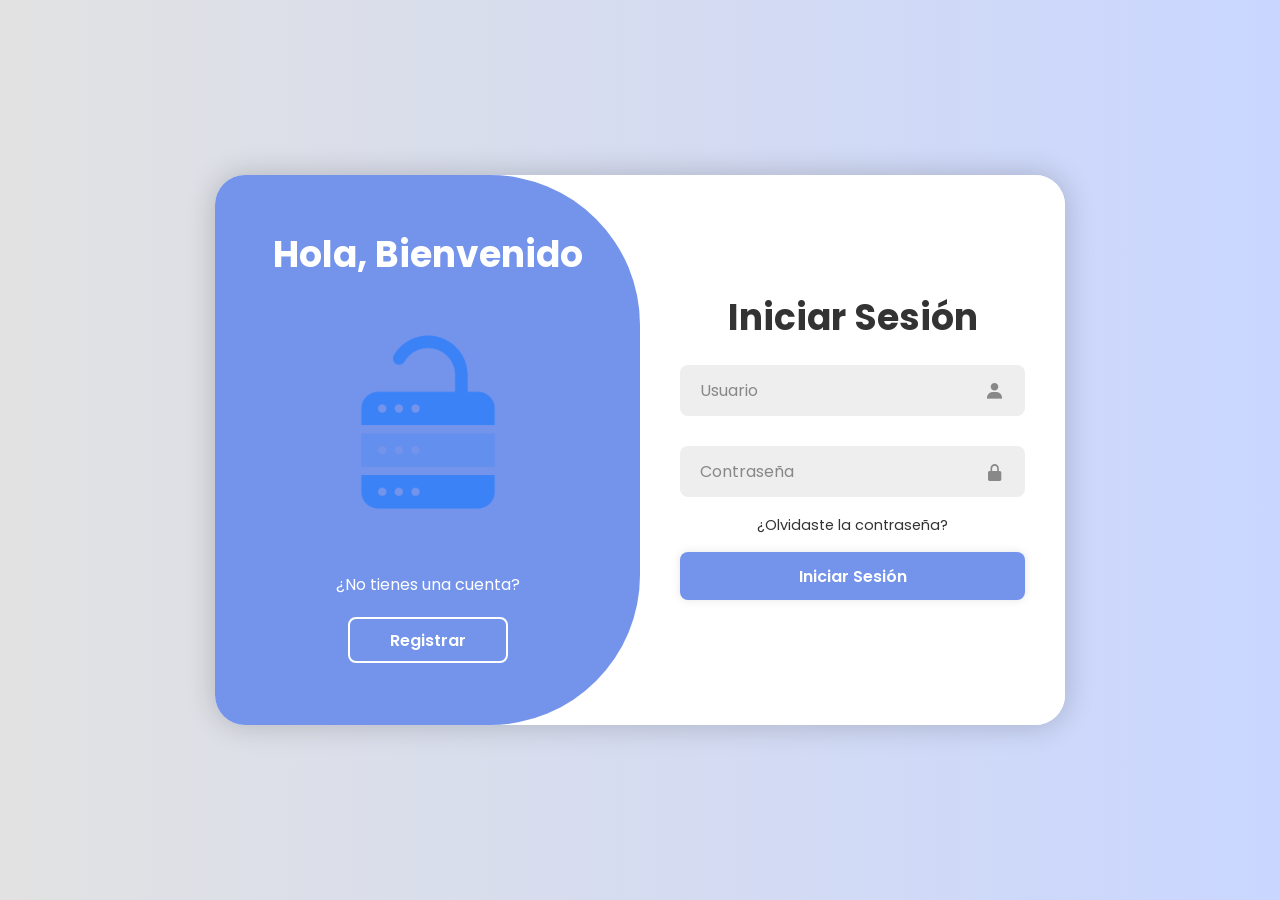
<file: index.html>
<!DOCTYPE html>
<html lang="en">

<head>
    <meta charset="UTF-8">
    <meta name="viewport" content="width=device-width, initial-scale=1.0">
    <title>Gestor de Contraseñas</title>
    <link rel="stylesheet" href="./css/login.css">
    <link href='https://unpkg.com/boxicons@2.1.4/css/boxicons.min.css' rel='stylesheet'>
    <link rel="icon" href="./assets/logo.png" type="image/x-icon">
    <script src="./js/axios.min.js"></script>
</head>

<body>
    <div class="container">
        <div class="form-box login">
            <form id="login-form" action="">
                <h1>Iniciar Sesión</h1>
                <div class="input-box">
                    <input type="text" id="username" placeholder="Usuario" required>
                    <i class='bx bxs-user'></i>
                </div>
                <div class="input-box">
                    <input type="password" id="password" placeholder="Contraseña" required>
                    <i class='bx bxs-lock-alt'></i>
                </div>
                <div class="forgot-link">
                    <a href="#" id="olvidar">¿Olvidaste la contraseña?</a>
                </div>
                <button type="submit" class="btn">Iniciar Sesión</button>
            </form>
        </div>
        <div class="form-box register">
            <form id="form-registro">
                <h1>Registrarse</h1>
                <div class="input-box">
                    <input type="text" placeholder="Usuario" required id="usuario">
                    <i class='bx bxs-user'></i>
                </div>
                <div class="input-box">
                    <input type="email" placeholder="Correo" required id="correo">
                    <i class='bx bxs-envelope'></i>
                </div>
                <div class="input-box">
                    <input type="password" placeholder="Contraseña" required id="contrasena">
                    <i class='bx bxs-lock-alt'></i>
                </div>
                <button type="submit" class="btn">Registrate</button>
            </form>
        </div>
        <div class="toggle-box">
            <div class="toggle-panel toggle-left">
                <h1>Hola, Bienvenido </h1>
                <img src="./assets/login.png">
                <p>¿No tienes una cuenta?</p>
                <button class="btn register-btn">Registrar</button>
            </div>
            <div class="toggle-panel toggle-right">
                <h1>Hola De Nuevo </h1>
                <img src="./assets/registro.png">
                <p>¿Ya tienes una cuenta?</p>
                <button class="btn login-btn">Iniciar Sesión</button>
            </div>
        </div>
    </div>

    <script src="./js/jquery.min.js"></script>
    <script src="./js/sweetalert2.min.js"></script>
    <script src="./js/login.js"></script>
</body>

</html>
</file>
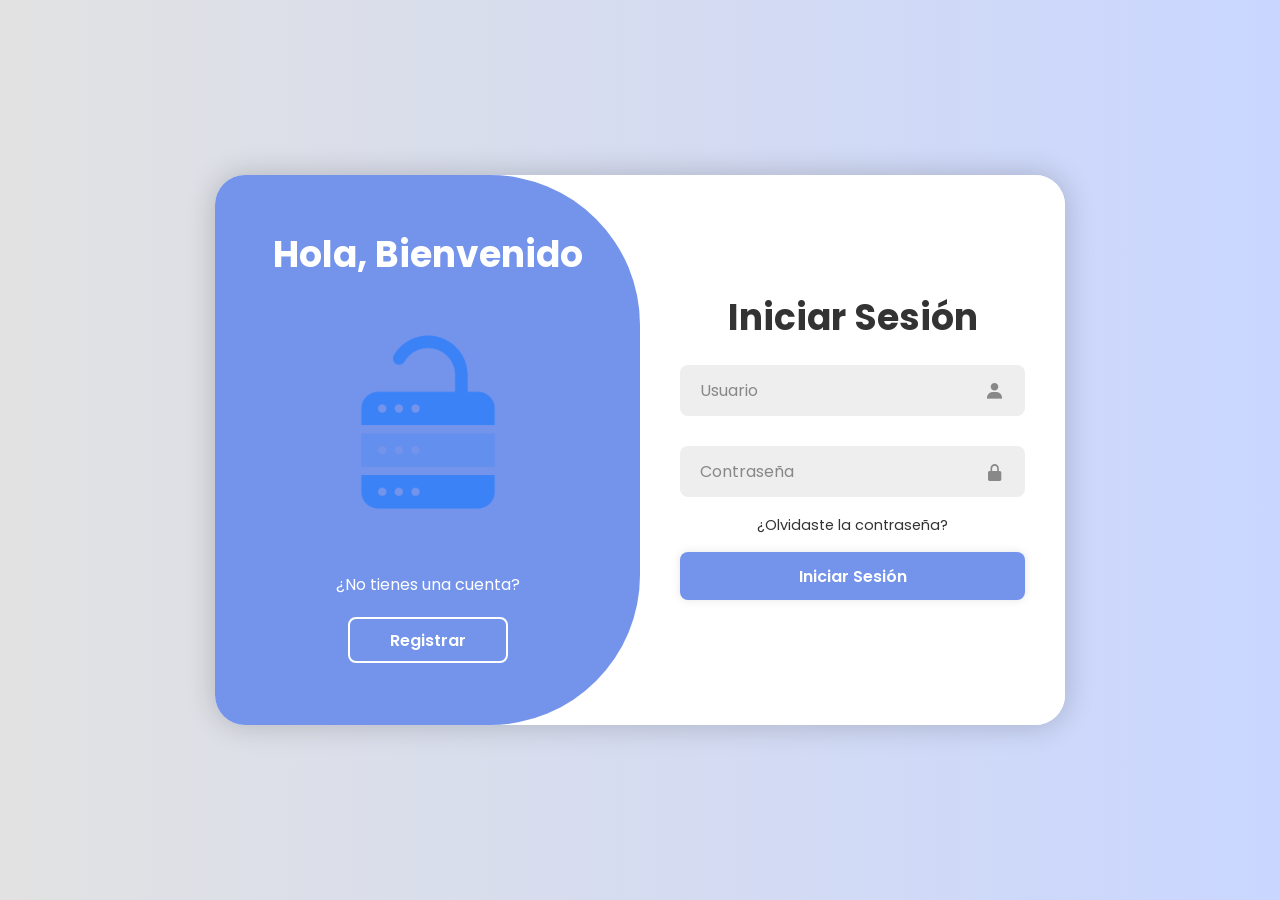
<file: views/index.html>
<!DOCTYPE html>
<html lang="en">

<head>
    <meta charset="UTF-8">
    <meta name="viewport" content="width=device-width, initial-scale=1.0">
    <title>Gestor de Contraseñas</title>
    <link rel="stylesheet" href="../css/login.css">
    <link href='https://unpkg.com/boxicons@2.1.4/css/boxicons.min.css' rel='stylesheet'>
    <link rel="icon" href="../assets/logo.png" type="image/x-icon">
    <script type="module" src="../js/axios.min.js"></script>
</head>

<body>
    <div class="container">
        <div class="form-box login">
            <form id="login-form" action="">
                <h1>Iniciar Sesión</h1>
                <div class="input-box">
                    <input type="text" id="username" placeholder="Usuario" required>
                    <i class='bx bxs-user'></i>
                </div>
                <div class="input-box">
                    <input type="password" id="password" placeholder="Contraseña" required>
                    <i class='bx bxs-lock-alt'></i>
                </div>
                <div class="forgot-link">
                    <a href="#" id="olvidar">¿Olvidaste la contraseña?</a>
                </div>
                <button type="submit" class="btn">Iniciar Sesión</button>
            </form>
        </div>
        <div class="form-box register">
            <form id="form-registro">
                <h1>Registrarse</h1>
                <div class="input-box">
                    <input type="text" placeholder="Usuario" required id="usuario">
                    <i class='bx bxs-user'></i>
                </div>
                <div class="input-box">
                    <input type="email" placeholder="Correo" required id="correo">
                    <i class='bx bxs-envelope'></i>
                </div>
                <div class="input-box">
                    <input type="password" placeholder="Contraseña" required id="contrasena">
                    <i class='bx bxs-lock-alt'></i>
                </div>
                <button type="submit" class="btn">Registrate</button>
            </form>
        </div>
        <div class="toggle-box">
            <div class="toggle-panel toggle-left">
                <h1>Hola, Bienvenido </h1>
                <img src="../assets/login.png">
                <p>¿No tienes una cuenta?</p>
                <button class="btn register-btn">Registrar</button>
            </div>
            <div class="toggle-panel toggle-right">
                <h1>Hola De Nuevo </h1>
                <img src="../assets/registro.png">
                <p>¿Ya tienes una cuenta?</p>
                <button class="btn login-btn">Iniciar Sesión</button>
            </div>
        </div>
    </div>

    <script type="module" src="../js/jquery.min.js"></script>
    <script type="module" src="../js/sweetalert2.min.js"></script>
    <script type="module" src="../js/login.js"></script>
</body>

</html>
</file>
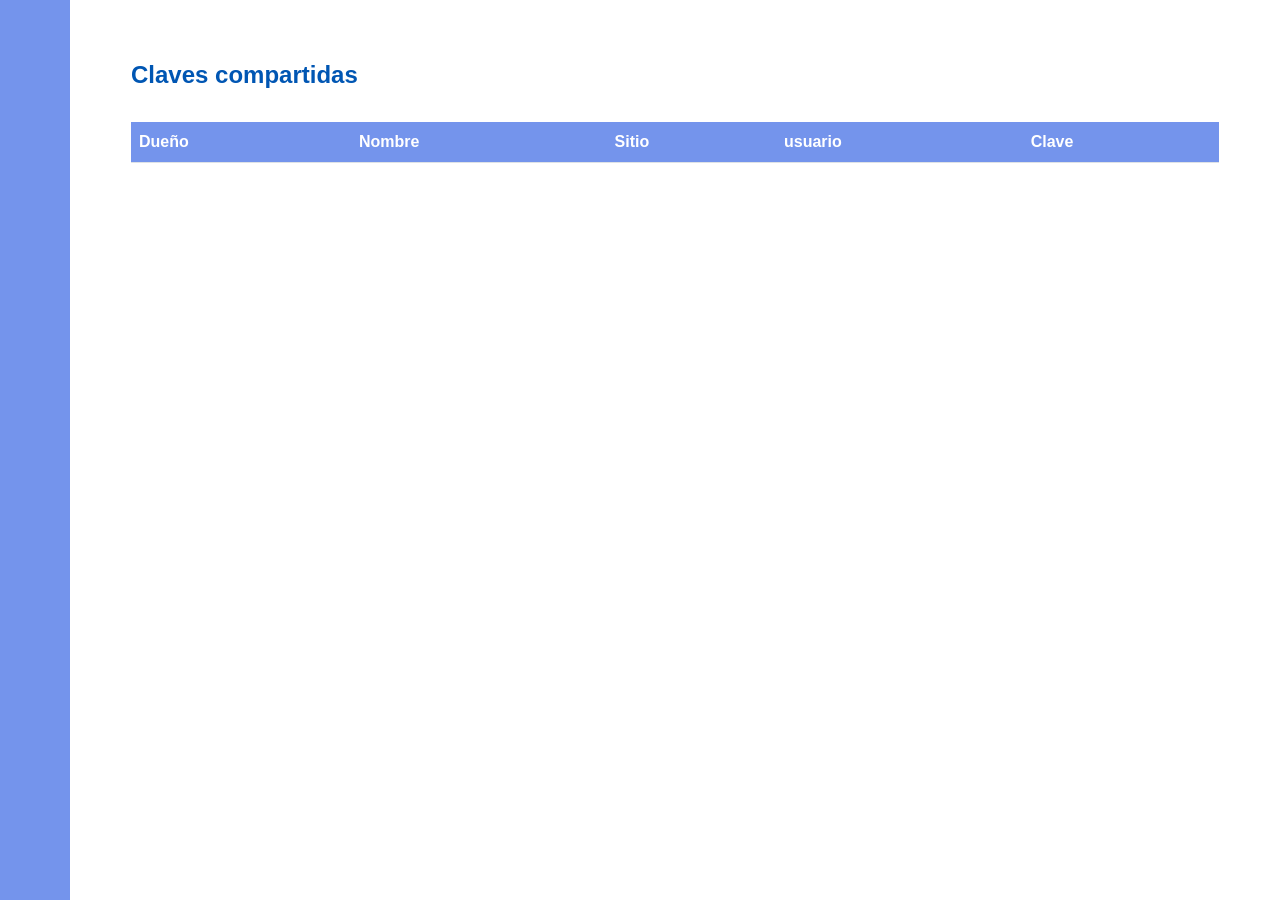
<file: views/compartidas.html>
<!DOCTYPE html>
<html lang="en">

<head>
    <meta charset="UTF-8">
    <meta name="viewport" content="width=device-width, initial-scale=1.0">
    <title>Gestionar Categorias</title>
    <link href="https://cdn.lineicons.com/5.0/lineicons.css" rel="stylesheet" />
    <link href="../css/bootstrap.min.css" rel="stylesheet">
    <link rel="stylesheet" href="../css/dashboard.css">
    <link rel="icon" href="../assets/logo.png" type="image/x-icon">
    <script src="../js/axios.min.js"></script>
</head>

<body>
    <div class="wrapper">
        <aside id="sidebar">
            <div class="d-flex">
                <button class="toggle-btn" type="button">
                    <i class="lni lni-key-1"></i>
                </button>
                <div class="sidebar-logo">
                    <a href="dashboard.html">Gestor Claves</a>
                </div>
            </div>
            <ul class="sidebar-nav">
                <li class="sidebar-item">
                    <a href="dashboard.html" class="sidebar-link">
                        <i class="lni lni-key-1"></i>
                        <span>Mis Claves</span>
                    </a>
                </li>
                <li class="sidebar-item">
                    <a href="#" class="sidebar-link collapsed has-dropdown" data-bs-toggle="collapse"
                        data-bs-target="#auth" aria-expanded="false" aria-controls="auth">
                        <i class="lni lni-user-multiple-4"></i>
                        <span>Familia</span>
                    </a>
                    <ul id="auth" class="sidebar-dropdown list-unstyled collapse" data-bs-parent="#sidebar">
                        <li class="sidebar-item">
                            <a href="crear_familia.html" class="sidebar-link">Crear una familia</a>
                        </li>
                        <li class="sidebar-item">
                            <a href="compartidas.html" class="sidebar-link">Contraseñas compartidas</a>
                        </li>
                        <li class="sidebar-item">
                            <a href="gestionar_familias.html" class="sidebar-link">Gestionar familia</a>
                        </li>
                    </ul>
                </li>
                <li class="sidebar-item">
                    <a href="gestionar_usuarios.html" class="sidebar-link">
                        <i class="lni lni-target-user"></i>
                        <span>Gestionar Usuarios</span>
                    </a>
                </li>
                <li class="sidebar-item">
                    <a href="gestionar_categorias.html" class="sidebar-link">
                        <i class="lni lni-dashboard-square-1"></i>
                        <span>Gestionar Categorias</span>
                    </a>
                </li>
                <li class="sidebar-item">
                    <a href="gestionar_familias.html" class="sidebar-link">
                        <i class="lni lni-hierarchy-1"></i>
                        <span>Gestionar Familias</span>
                    </a>
                </li>
                <li class="sidebar-item">
                    <a href="cuenta.html" class="sidebar-link">
                        <i class="lni lni-user-4"></i>
                        <span>Cuenta</span>
                    </a>
                </li>
            </ul>
            <div class="sidebar-footer">
                <a href="#" id="logout" class="sidebar-link">
                    <i class="lni lni-exit"></i>
                    <span>Cerrar Sesión</span>
                </a>
            </div>
        </aside>

        <!-- Reemplaza el contenido dentro de <div class="main p-3"> en crear_familia.html -->
        <div class="main p-3">
            <div class="text-justify">
                <h1>Claves compartidas</h1>
                <br>
                <table class="table">
                    <thead>
                        <tr>
                            <th scope="col">Dueño</th>
                            <th scope="col">Nombre</th>
                            <th scope="col">Sitio</th>
                            <th scope="col">usuario</th>
                            <th scope="col">Clave</th>
                        </tr>
                    </thead>
                    <tbody id="tbody">
                    </tbody>
                </table>
            </div>
        </div>
    </div>
    <script src="../js/jquery.min.js"></script>
    <script src="../js/sidebar.js"></script>
    <script src="../js/bootstrap.min.js"></script>
    <script src="../js/sweetalert2.min.js"></script>
    <script src="../js/compartidas.js"></script>
</body>

</html>
</file>
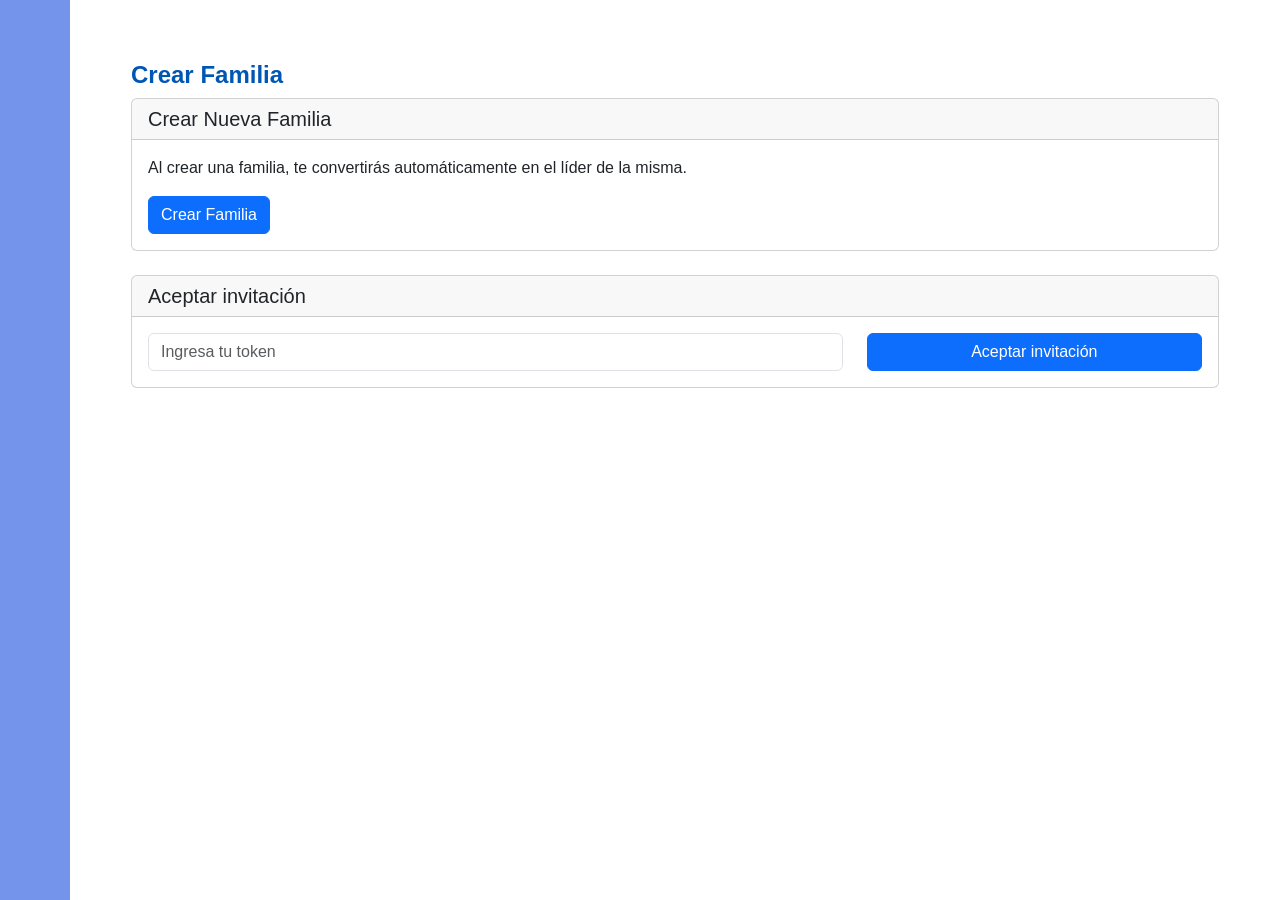
<file: views/crear_familia.html>
<!DOCTYPE html>
<html lang="en">

<head>
    <meta charset="UTF-8">
    <meta name="viewport" content="width=device-width, initial-scale=1.0">
    <title>Gestionar Categorias</title>
    <link href="https://cdn.lineicons.com/5.0/lineicons.css" rel="stylesheet" />
    <link href="../css/bootstrap.min.css" rel="stylesheet">
    <link rel="stylesheet" href="../css/dashboard.css">
    <link rel="icon" href="../assets/logo.png" type="image/x-icon">
    <script src="../js/axios.min.js"></script>
</head>
<!-- Modal para crear familia -->
<div class="modal fade" id="modalCrearFamilia" tabindex="-1" aria-labelledby="modalCrearFamiliaLabel"
    aria-hidden="true">
    <div class="modal-dialog modal-dialog-centered">
        <div class="modal-content">
            <div class="modal-header">
                <h5 class="modal-title" id="modalCrearFamiliaLabel">Crear Nueva Familia</h5>
                <button type="button" class="btn-close" data-bs-dismiss="modal" aria-label="Cerrar"></button>
            </div>
            <div class="modal-body">
                <form id="formCrearFamilia">
                    <div class="mb-3">
                        <label for="nombre-familia" class="form-label">Nombre de la Familia</label>
                        <input type="text" class="form-control" id="nombre-familia" required>
                        <div class="form-text">Al crear una familia, te convertirás en el líder de la misma.</div>
                    </div>
                    <div class="d-flex justify-content-end">
                        <button type="submit" class="btn btn-primary" id="btn-submit-familia">Crear Familia</button>
                    </div>
                </form>
            </div>
        </div>
    </div>
</div>

<!-- Modal para crear invitación -->
<div class="modal fade" id="modalCrearInvitacion" tabindex="-1" aria-labelledby="modalCrearInvitacionLabel"
    aria-hidden="true">
    <div class="modal-dialog modal-dialog-centered">
        <div class="modal-content">
            <div class="modal-header">
                <h5 class="modal-title" id="modalCrearInvitacionLabel">Generar Invitación</h5>
                <button type="button" class="btn-close" data-bs-dismiss="modal" aria-label="Cerrar"></button>
            </div>
            <div class="modal-body">
                <form id="formCrearInvitacion">
                    <div class="mb-3">
                        <label for="fecha-vencimiento" class="form-label">Fecha de Vencimiento</label>
                        <input type="date" class="form-control" id="fecha-vencimiento" required>
                    </div>
                    <div class="mb-3">
                        <label for="token-invitacion" class="form-label">Token de Invitación</label>
                        <div class="input-group mb-3">
                            <input type="text" class="form-control" id="token-invitacion" readonly>
                            <button class="btn btn-outline-secondary" type="button" id="btn-copiar-token">
                                <i class="lni lni-clipboard"></i>
                            </button>
                        </div>
                    </div>
                    <div class="d-flex justify-content-end">
                        <button type="submit" class="btn btn-primary">Generar Invitación</button>
                    </div>
                </form>
            </div>
        </div>
    </div>
</div>

<body>
    <div class="wrapper">
        <aside id="sidebar">
            <div class="d-flex">
                <button class="toggle-btn" type="button">
                    <i class="lni lni-key-1"></i>
                </button>
                <div class="sidebar-logo">
                    <a href="dashboard.html">Gestor Claves</a>
                </div>
            </div>
            <ul class="sidebar-nav">
                <li class="sidebar-item">
                    <a href="dashboard.html" class="sidebar-link">
                        <i class="lni lni-key-1"></i>
                        <span>Mis Claves</span>
                    </a>
                </li>
                <li class="sidebar-item">
                    <a href="#" class="sidebar-link collapsed has-dropdown" data-bs-toggle="collapse"
                        data-bs-target="#auth" aria-expanded="false" aria-controls="auth">
                        <i class="lni lni-user-multiple-4"></i>
                        <span>Familia</span>
                    </a>
                    <ul id="auth" class="sidebar-dropdown list-unstyled collapse" data-bs-parent="#sidebar">
                        <li class="sidebar-item">
                            <a href="crear_familia.html" class="sidebar-link">Crear una familia</a>
                        </li>
                        <li class="sidebar-item">
                            <a href="compartidas.html" class="sidebar-link">Contraseñas compartidas</a>
                        </li>
                        <li class="sidebar-item">
                            <a href="gestionar_familias.html" class="sidebar-link">Gestionar familia</a>
                        </li>
                    </ul>
                </li>
                <li class="sidebar-item">
                    <a href="gestionar_usuarios.html" class="sidebar-link">
                        <i class="lni lni-target-user"></i>
                        <span>Gestionar Usuarios</span>
                    </a>
                </li>
                <li class="sidebar-item">
                    <a href="gestionar_categorias.html" class="sidebar-link">
                        <i class="lni lni-dashboard-square-1"></i>
                        <span>Gestionar Categorias</span>
                    </a>
                </li>
                <li class="sidebar-item">
                    <a href="gestionar_familias.html" class="sidebar-link">
                        <i class="lni lni-hierarchy-1"></i>
                        <span>Gestionar Familias</span>
                    </a>
                </li>
                <li class="sidebar-item">
                    <a href="cuenta.html" class="sidebar-link">
                        <i class="lni lni-user-4"></i>
                        <span>Cuenta</span>
                    </a>
                </li>
            </ul>
            <div class="sidebar-footer">
                <a href="#" id="logout" class="sidebar-link">
                    <i class="lni lni-exit"></i>
                    <span>Cerrar Sesión</span>
                </a>
            </div>
        </aside>

        <!-- Reemplaza el contenido dentro de <div class="main p-3"> en crear_familia.html -->
        <div class="main p-3">
            <div class="text-justify">
                <h1>Crear Familia</h1>

                <!-- Sección para crear familia (visible si no tiene familia) -->
                <div class="card mb-4" id="card-crear-familia">
                    <div class="card-header">
                        <h5 class="card-title mb-0">
                            <i class="lni lni-plus"></i> Crear Nueva Familia
                        </h5>
                    </div>
                    <div class="card-body">
                        <p>Al crear una familia, te convertirás automáticamente en el líder de la misma.</p>
                        <button class="btn btn-primary" id="btn-crear-familia" data-bs-toggle="modal"
                            data-bs-target="#modalCrearFamilia">
                            Crear Familia
                        </button>
                    </div>
                </div>

                <div class="card mb-4" id="card-aceptar-invitacion">
                    <div class="card-header">
                        <h5 class="card-title mb-0">
                            <i class="lni lni-plus"></i> Aceptar invitación
                        </h5>
                    </div>
                    <div class="card-body row align-items-center">
                        <div class="col-md-8 col-12 mb-2 mb-md-0">
                            <input type="text" class="form-control" placeholder="Ingresa tu token" id="token">
                        </div>
                        <div class="col-md-4 col-12 d-flex">
                            <button class="btn btn-primary w-100" style="white-space: nowrap;" id="aceptar-invitacion">
                                Aceptar invitación
                            </button>
                        </div>
                    </div>
                </div>

            </div>
        </div>
        <script src="../js/jquery.min.js"></script>
        <script src="../js/sidebar.js"></script>
        <script src="../js/bootstrap.min.js"></script>
        <script src="../js/sweetalert2.min.js"></script>
        <script src="../js/crear_familia.js"></script>
</body>

</html>
</file>
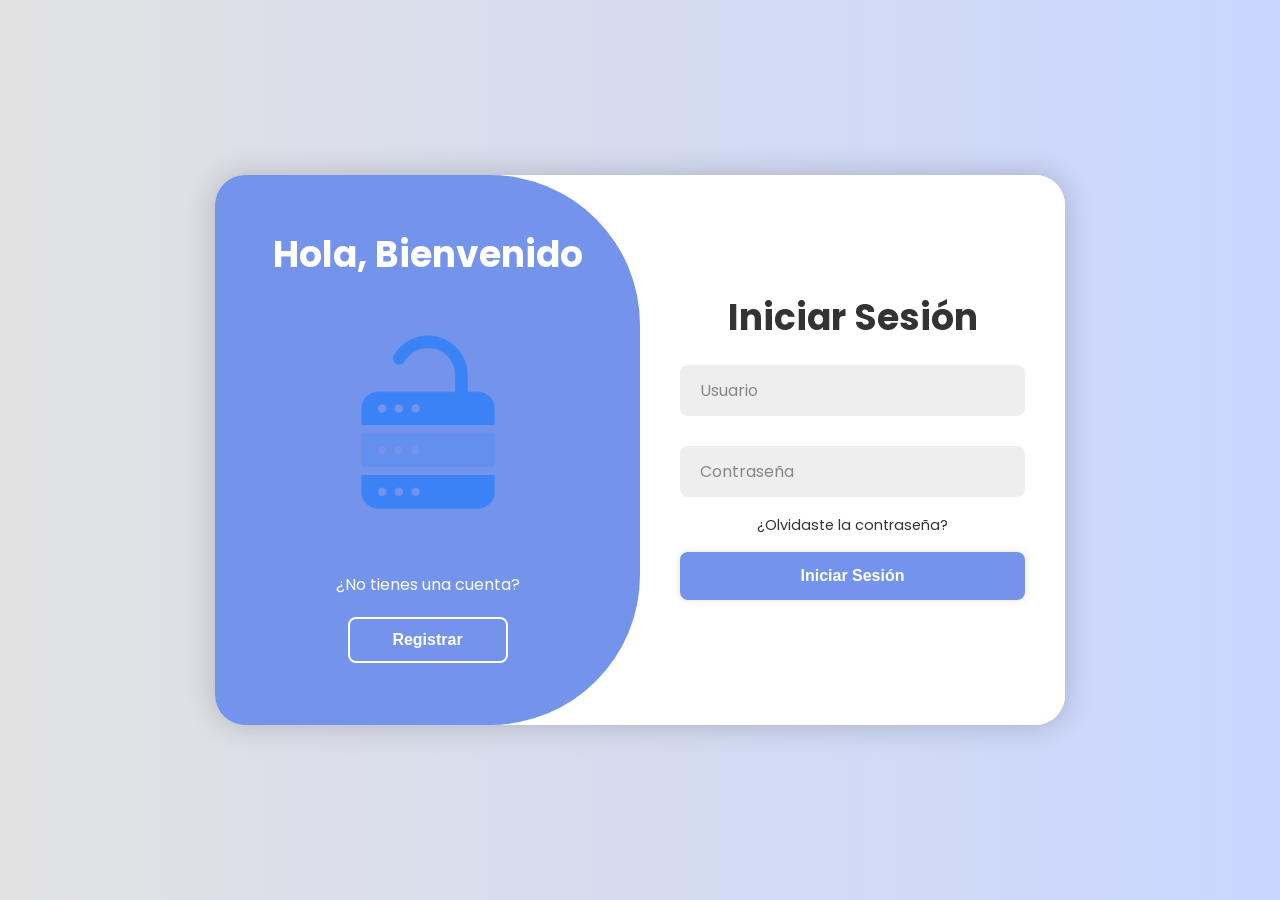
<file: views/cuenta.html>
<!DOCTYPE html>
<html lang="en">

<head>
    <meta charset="UTF-8">
    <meta name="viewport" content="width=device-width, initial-scale=1.0">
    <title>Gestionar Categorias</title>
    <link href="https://cdn.lineicons.com/5.0/lineicons.css" rel="stylesheet" />
    <link href="../css/bootstrap.min.css" rel="stylesheet">
    <link rel="stylesheet" href="../css/dashboard.css">
    <link rel="icon" href="../assets/logo.png" type="image/x-icon">
    <script src="../js/axios.min.js"></script>
</head>
<!-- Modal para editar categorias -->
<div class="modal fade" id="modalEditarCategorias" tabindex="-1" aria-labelledby="modalEditarCategoriasLabel"
    aria-hidden="true">
    <div class="modal-dialog modal-dialog-centered">
        <div class="modal-content">
            <div class="modal-header">
                <h5 class="modal-title" id="modalEditarCategoriasLabel">Editar Categorias</h5>
                <button type="button" class="btn-close" data-bs-dismiss="modal" aria-label="Cerrar"></button>
            </div>
            <div class="modal-body">
                <form id="formEditarCategorias">
                    <input type="hidden" id="editar-id-categoria">
                    <div class="mb-3">
                        <label for="editar-nombre-categoria" class="form-label">Nombre</label>
                        <input type="text" class="form-control" id="editar-nombre-categoria" required>
                    </div>
                    <div class="d-flex justify-content-between">
                        <button type="button" class="btn btn-danger" id="btnEliminarCategoria">Eliminar
                            Categoria</button>
                        <button type="submit" class="btn btn-primary">Guardar Cambios</button>
                    </div>
                </form>
            </div>
        </div>
    </div>
</div>
<!-- Modal para crear usuario -->
<div class="modal fade" id="modalCrearCategoria" tabindex="-1" aria-labelledby="modalCrearCategoriaLabel"
    aria-hidden="true">
    <div class="modal-dialog modal-dialog-centered">
        <div class="modal-content">
            <div class="modal-header">
                <h5 class="modal-title" id="modalCrearCategoriaLabel">Nueva Categoria</h5>
                <button type="button" class="btn-close" data-bs-dismiss="modal" aria-label="Cerrar"></button>
            </div>
            <div class="modal-body">
                <form id="formCrearCategoria">
                    <div class="mb-3">
                        <label for="crear-nombre-categoria" class="form-label">Nombre</label>
                        <input type="text" class="form-control" id="crear-nombre-categoria" required>
                    </div>
                    <div class="d-flex justify-content-end">
                        <button type="submit" class="btn btn-primary">Guardar Categoria</button>
                    </div>
                </form>
            </div>
        </div>
    </div>
</div>

<body>
    <div class="wrapper">
        <aside id="sidebar">
            <div class="d-flex">
                <button class="toggle-btn" type="button">
                    <i class="lni lni-key-1"></i>
                </button>
                <div class="sidebar-logo">
                    <a href="dashboard.html">Gestor Claves</a>
                </div>
            </div>
            <ul class="sidebar-nav">
                <li class="sidebar-item">
                    <a href="dashboard.html" class="sidebar-link">
                        <i class="lni lni-key-1"></i>
                        <span>Mis Claves</span>
                    </a>
                </li>
                <li class="sidebar-item">
                    <a href="#" class="sidebar-link collapsed has-dropdown" data-bs-toggle="collapse"
                        data-bs-target="#auth" aria-expanded="false" aria-controls="auth">
                        <i class="lni lni-user-multiple-4"></i>
                        <span>Familia</span>
                    </a>
                    <ul id="auth" class="sidebar-dropdown list-unstyled collapse" data-bs-parent="#sidebar">
                        <li class="sidebar-item">
                            <a href="crear_familia" class="sidebar-link">Crear una familia</a>
                        </li>
                        <li class="sidebar-item">
                            <a href="compartidas.html" class="sidebar-link">Contraseñas compartidas</a>
                        </li>
                        <li class="sidebar-item">
                            <a href="gestionar_familia.html" class="sidebar-link">Gestionar familia</a>
                        </li>
                    </ul>
                </li>
                <li class="sidebar-item">
                    <a href="gestionar_usuarios.html" class="sidebar-link">
                        <i class="lni lni-target-user"></i>
                        <span>Gestionar Usuarios</span>
                    </a>
                </li>
                <li class="sidebar-item">
                    <a href="gestionar_categorias.html" class="sidebar-link">
                        <i class="lni lni-dashboard-square-1"></i>
                        <span>Gestionar Categorias</span>
                    </a>
                </li>
                <li class="sidebar-item">
                    <a href="gestionar_familias.html" class="sidebar-link">
                        <i class="lni lni-hierarchy-1"></i>
                        <span>Gestionar Familias</span>
                    </a>
                </li>
                <li class="sidebar-item">
                    <a href="cuenta.html" class="sidebar-link">
                        <i class="lni lni-user-4"></i>
                        <span>Cuenta</span>
                    </a>
                </li>
            </ul>
            <div class="sidebar-footer">
                <a href="#" id="logout" class="sidebar-link">
                    <i class="lni lni-exit"></i>
                    <span>Cerrar Sesión</span>
                </a>
            </div>
        </aside>
        <div class="main p-3">
            <div class="text-justify">
                <h1>
                    Mi cuenta
                </h1>
                <h5 id="bienvenida">Cuenta de : </h5>
                <br>
            </div>

        </div>
    </div>
    <script src="../js/bootstrap.min.js"></script>
    <script src="../js/jquery.min.js"></script>
    <script src="../js/cuenta.js"></script>
    <script src="../js/sidebar.js"></script>
</body>

</html>
</file>
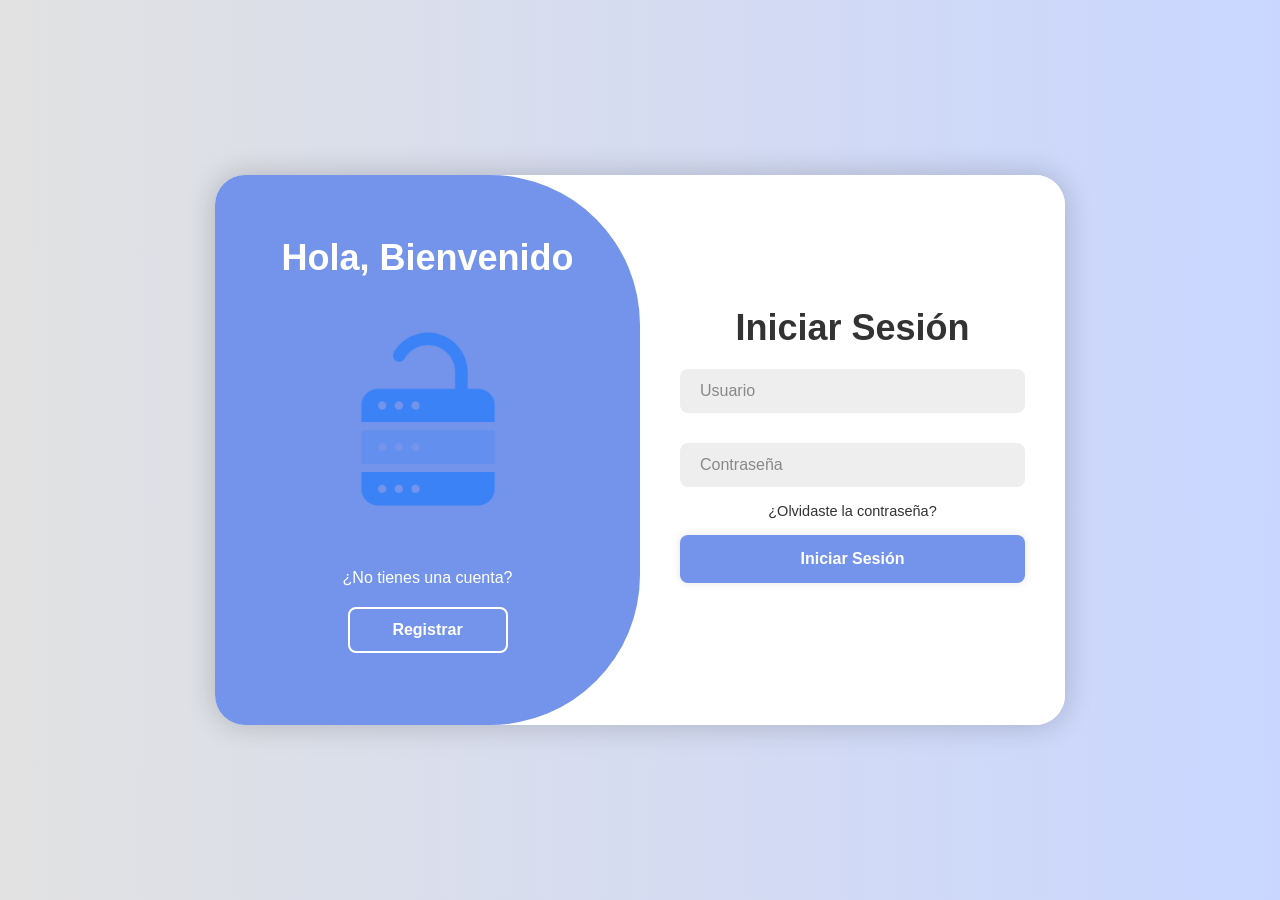
<file: views/dashboard.html>
<!DOCTYPE html>
<html lang="en">

<head>
    <meta charset="UTF-8">
    <meta name="viewport" content="width=device-width, initial-scale=1.0">
    <title>Dashboard</title>
    <link href="https://cdn.lineicons.com/5.0/lineicons.css" rel="stylesheet" />
    <link href="../css/bootstrap.min.css" rel="stylesheet">
    <link rel="stylesheet" href="../css/dashboard.css">
    <link rel="icon" href="../assets/logo.png" type="image/x-icon">
    <script src="../js/axios.min.js"></script>
</head>
<!-- Modal para editar clave -->
<div class="modal fade" id="modalEditarClave" tabindex="-1" aria-labelledby="modalEditarClaveLabel" aria-hidden="true">
    <div class="modal-dialog modal-dialog-centered">
        <div class="modal-content">
            <div class="modal-header">
                <h5 class="modal-title" id="modalEditarClaveLabel">Editar Clave</h5>
                <button type="button" class="btn-close" data-bs-dismiss="modal" aria-label="Cerrar"></button>
            </div>
            <div class="modal-body">
                <form id="formEditarClave">
                    <input type="hidden" id="editar-id-clave">
                    <div class="mb-3">
                        <label for="editar-sitio" class="form-label">Sitio</label>
                        <input type="text" class="form-control" id="editar-sitio" required>
                    </div>
                    <div class="mb-3">
                        <label for="editar-nombre-clave" class="form-label">Nombre Clave</label>
                        <input type="text" class="form-control" id="editar-nombre-clave" required>
                    </div>
                    <div class="mb-3">
                        <label for="editar-categoria" class="form-label">Categoría</label>
                        <select class="form-select" id="editar-categoria"></select>
                    </div>
                    <div class="mb-3">
                        <label for="editar-usuario" class="form-label">Usuario</label>
                        <input type="text" class="form-control" id="editar-usuario" required>
                    </div>
                    <div class="mb-3">
                        <label for="editar-clave" class="form-label">Clave</label>
                        <input type="text" class="form-control" id="editar-clave" required>
                    </div>
                    <div class="mb-3">
                        <label for="editar-compartir" class="form-label">Compartir con familia</label>
                        <select class="form-select" id="editar-compartir">
                            <option value="1">Sí</option>
                            <option value="0">No</option>
                        </select>
                    </div>
                    <div class="d-flex justify-content-between">
                        <button type="button" class="btn btn-danger" id="btnEliminarClave">Eliminar Clave</button>
                        <button type="submit" class="btn btn-primary">Guardar Cambios</button>
                    </div>
                </form>
            </div>
        </div>
    </div>
</div>
<!-- Modal para crear clave -->
<div class="modal fade" id="modalCrearClave" tabindex="-1" aria-labelledby="modalCrearClaveLabel" aria-hidden="true">
    <div class="modal-dialog modal-dialog-centered">
        <div class="modal-content">
            <div class="modal-header">
                <h5 class="modal-title" id="modalCrearClaveLabel">Nueva Clave</h5>
                <button type="button" class="btn-close" data-bs-dismiss="modal" aria-label="Cerrar"></button>
            </div>
            <div class="modal-body">
                <form id="formCrearClave">
                    <div class="mb-3">
                        <label for="crear-sitio" class="form-label">Sitio</label>
                        <input type="text" class="form-control" id="crear-sitio" required>
                    </div>
                    <div class="mb-3">
                        <label for="crear-nombre-clave" class="form-label">Nombre Clave</label>
                        <input type="text" class="form-control" id="crear-nombre-clave" required>
                    </div>
                    <div class="mb-3">
                        <label for="crear-categoria" class="form-label">Categoría</label>
                        <select class="form-select" id="crear-categoria" required></select>
                    </div>
                    <div class="mb-3">
                        <label for="crear-usuario" class="form-label">Usuario</label>
                        <input type="text" class="form-control" id="crear-usuario" required>
                    </div>
                    <div class="mb-3">
                        <label for="crear-clave" class="form-label">Clave</label>
                        <input type="text" class="form-control" id="crear-clave" required>
                    </div>
                    <div class="mb-3">
                        <label for="crear-compartir" class="form-label">Compartir con familia</label>
                        <select class="form-select" id="crear-compartir" required>
                            <option value="1">Sí</option>
                            <option value="0">No</option>
                        </select>
                    </div>
                    <div class="d-flex justify-content-end">
                        <button type="submit" class="btn btn-primary">Guardar Clave</button>
                    </div>
                </form>
            </div>
        </div>
    </div>
</div>

<body>
    <div class="wrapper">
        <aside id="sidebar">
            <div class="d-flex">
                <button class="toggle-btn" type="button">
                    <i class="lni lni-key-1"></i>
                </button>
                <div class="sidebar-logo">
                    <a href="dashboard.html">Gestor Claves</a>
                </div>
            </div>
            <ul class="sidebar-nav">
                <li class="sidebar-item">
                    <a href="dashboard.html" class="sidebar-link">
                        <i class="lni lni-key-1"></i>
                        <span>Mis Claves</span>
                    </a>
                </li>
                <li class="sidebar-item">
                    <a href="#" class="sidebar-link collapsed has-dropdown" data-bs-toggle="collapse"
                        data-bs-target="#auth" aria-expanded="false" aria-controls="auth">
                        <i class="lni lni-user-multiple-4"></i>
                        <span>Familia</span>
                    </a>
                    <ul id="auth" class="sidebar-dropdown list-unstyled collapse" data-bs-parent="#sidebar">
                        <li class="sidebar-item">
                            <a href="crear_familia" class="sidebar-link">Crear una familia</a>
                        </li>
                        <li class="sidebar-item">
                            <a href="compartidas.html" class="sidebar-link">Contraseñas compartidas</a>
                        </li>
                        <li class="sidebar-item">
                            <a href="gestionar_familias.html" class="sidebar-link">Gestionar familia</a>
                        </li>
                    </ul>
                </li>
                <li class="sidebar-item">
                    <a href="gestionar_usuarios.html" class="sidebar-link">
                        <i class="lni lni-target-user"></i>
                        <span>Gestionar Usuarios</span>
                    </a>
                </li>
                <li class="sidebar-item">
                    <a href="gestionar_categorias.html" class="sidebar-link">
                        <i class="lni lni-dashboard-square-1"></i>
                        <span>Gestionar Categorias</span>
                    </a>
                </li>
                <li class="sidebar-item">
                    <a href="gestionar_familias.html" class="sidebar-link">
                        <i class="lni lni-hierarchy-1"></i>
                        <span>Gestionar Familias</span>
                    </a>
                </li>
                <li class="sidebar-item">
                    <a href="cuenta.html" class="sidebar-link">
                        <i class="lni lni-user-4"></i>
                        <span>Cuenta</span>
                    </a>
                </li>
            </ul>
            <div class="sidebar-footer">
                <a href="#" id="logout" class="sidebar-link">
                    <i class="lni lni-exit"></i>
                    <span>Cerrar Sesión</span>
                </a>
            </div>
        </aside>
        <div class="main p-3">
            <div class="text-justify">
                <h1>
                    Mis Claves
                </h1>
                <h5 id="bienvenida">Bienvenido, </h5>
                <br>
            </div>
            <div class="input-group mb-3">
                <input type="text" id="buscador" class="form-control" placeholder="Buscar clave"
                    aria-label="Buscar Clave" aria-describedby="button-addon2">
                <select class="form-select" aria-label="select-categoria" id="select-categoria">
                    <option selected value="todos">Filtrar por categoria</option>
                </select>
            </div>
            <div class="table-responsive">
                <table class="table" id="tabla">
                    <thead>
                        <tr>
                            <th scope="col">#</th>
                            <th scope="col">Sitio</th>
                            <th scope="col">Nombre Clave</th>
                            <th scope="col">Categoria</th>
                            <th scope="col">Usuario/Correo</th>
                            <th scope="col">Clave</th>
                            <th scope="col">Ver</th>
                            <th scope="col">Compartir con familia</th>
                            <th scope="col">Usuario</th>
                            <th scope="col"></th>
                        </tr>
                    </thead>
                    <tbody class="table-group-divider">

                    </tbody>
                </table>
            </div>
            <button id="fab" class="fab">
                <i class="lni lni-plus"></i>
            </button>

        </div>
    </div>
    <script src="../js/jquery.min.js"></script>
    <script src="../js/bootstrap.min.js"></script>
    <script src="../js/dashboard.js"></script>
    <script src="../js/sidebar.js"></script>
</body>

</html>
</file>
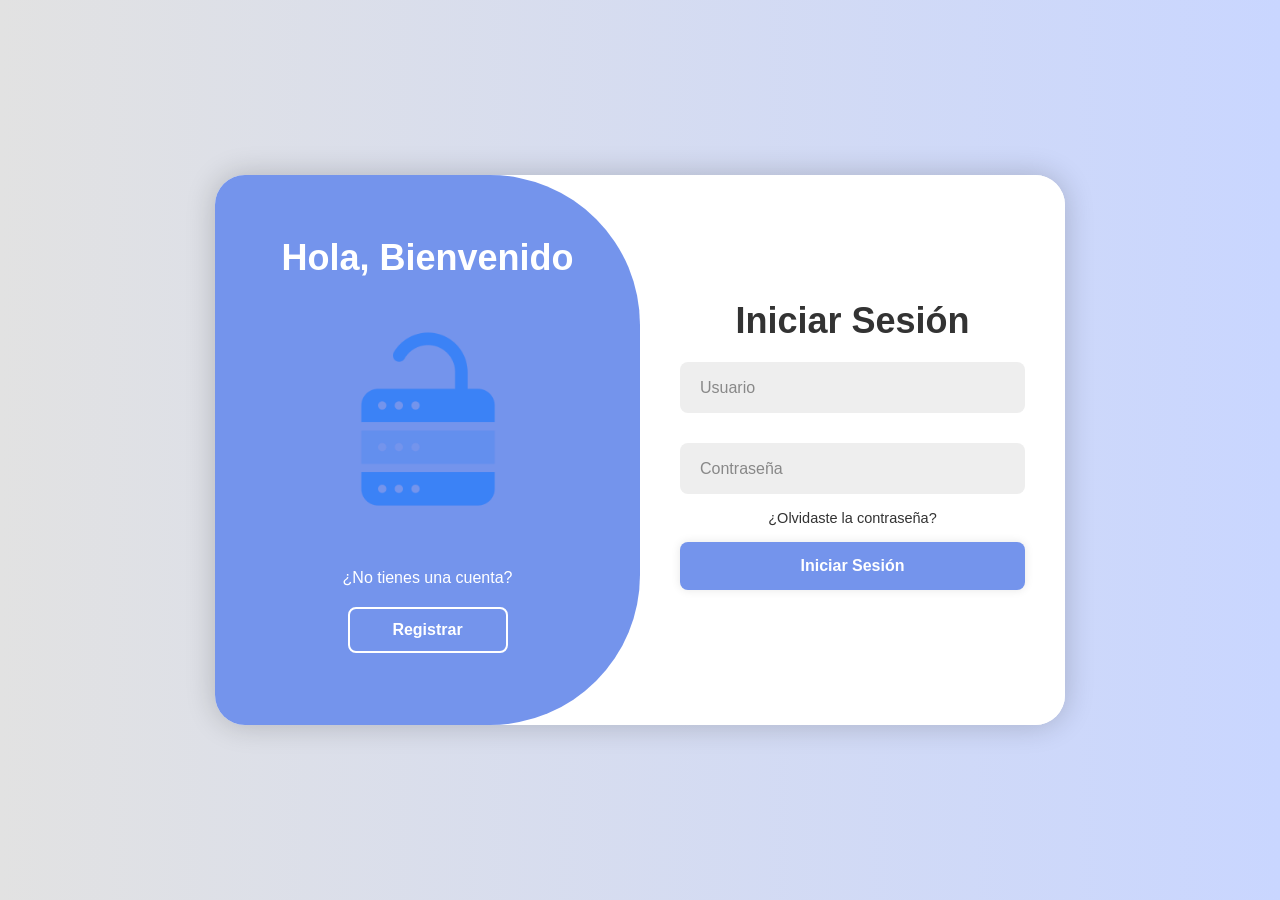
<file: views/gestionar_categorias.html>
<!DOCTYPE html>
<html lang="en">

<head>
    <meta charset="UTF-8">
    <meta name="viewport" content="width=device-width, initial-scale=1.0">
    <title>Gestionar Categorias</title>
    <link href="https://cdn.lineicons.com/5.0/lineicons.css" rel="stylesheet" />
    <link href="../css/bootstrap.min.css" rel="stylesheet">
    <link rel="stylesheet" href="../css/dashboard.css">
    <link rel="icon" href="../assets/logo.png" type="image/x-icon">
    <script src="../js/axios.min.js"></script>
</head>
<!-- Modal para editar categorias -->
<div class="modal fade" id="modalEditarCategorias" tabindex="-1" aria-labelledby="modalEditarCategoriasLabel"
    aria-hidden="true">
    <div class="modal-dialog modal-dialog-centered">
        <div class="modal-content">
            <div class="modal-header">
                <h5 class="modal-title" id="modalEditarCategoriasLabel">Editar Categorias</h5>
                <button type="button" class="btn-close" data-bs-dismiss="modal" aria-label="Cerrar"></button>
            </div>
            <div class="modal-body">
                <form id="formEditarCategorias">
                    <input type="hidden" id="editar-id-categoria">
                    <div class="mb-3">
                        <label for="editar-nombre-categoria" class="form-label">Nombre</label>
                        <input type="text" class="form-control" id="editar-nombre-categoria" required>
                    </div>
                    <div class="d-flex justify-content-between">
                        <button type="button" class="btn btn-danger" id="btnEliminarCategoria">Eliminar
                            Categoria</button>
                        <button type="submit" class="btn btn-primary">Guardar Cambios</button>
                    </div>
                </form>
            </div>
        </div>
    </div>
</div>
<!-- Modal para crear usuario -->
<div class="modal fade" id="modalCrearCategoria" tabindex="-1" aria-labelledby="modalCrearCategoriaLabel"
    aria-hidden="true">
    <div class="modal-dialog modal-dialog-centered">
        <div class="modal-content">
            <div class="modal-header">
                <h5 class="modal-title" id="modalCrearCategoriaLabel">Nueva Categoria</h5>
                <button type="button" class="btn-close" data-bs-dismiss="modal" aria-label="Cerrar"></button>
            </div>
            <div class="modal-body">
                <form id="formCrearCategoria">
                    <div class="mb-3">
                        <label for="crear-nombre-categoria" class="form-label">Nombre</label>
                        <input type="text" class="form-control" id="crear-nombre-categoria" required>
                    </div>
                    <div class="d-flex justify-content-end">
                        <button type="submit" class="btn btn-primary">Guardar Categoria</button>
                    </div>
                </form>
            </div>
        </div>
    </div>
</div>

<body>
    <div class="wrapper">
        <aside id="sidebar">
            <div class="d-flex">
                <button class="toggle-btn" type="button">
                    <i class="lni lni-key-1"></i>
                </button>
                <div class="sidebar-logo">
                    <a href="dashboard.html">Gestor Claves</a>
                </div>
            </div>
            <ul class="sidebar-nav">
                <li class="sidebar-item">
                    <a href="dashboard.html" class="sidebar-link">
                        <i class="lni lni-key-1"></i>
                        <span>Mis Claves</span>
                    </a>
                </li>
                <li class="sidebar-item">
                    <a href="#" class="sidebar-link collapsed has-dropdown" data-bs-toggle="collapse"
                        data-bs-target="#auth" aria-expanded="false" aria-controls="auth">
                        <i class="lni lni-user-multiple-4"></i>
                        <span>Familia</span>
                    </a>
                    <ul id="auth" class="sidebar-dropdown list-unstyled collapse" data-bs-parent="#sidebar">
                        <li class="sidebar-item">
                            <a href="crear_familia" class="sidebar-link">Crear una familia</a>
                        </li>
                        <li class="sidebar-item">
                            <a href="compartidas.html" class="sidebar-link">Contraseñas compartidas</a>
                        </li>
                        <li class="sidebar-item">
                            <a href="gestionar_familia.html" class="sidebar-link">Gestionar familia</a>
                        </li>
                    </ul>
                </li>
                <li class="sidebar-item">
                    <a href="gestionar_usuarios.html" class="sidebar-link">
                        <i class="lni lni-target-user"></i>
                        <span>Gestionar Usuarios</span>
                    </a>
                </li>
                <li class="sidebar-item">
                    <a href="gestionar_categorias.html" class="sidebar-link">
                        <i class="lni lni-dashboard-square-1"></i>
                        <span>Gestionar Categorias</span>
                    </a>
                </li>
                <li class="sidebar-item">
                    <a href="gestionar_familias.html" class="sidebar-link">
                        <i class="lni lni-hierarchy-1"></i>
                        <span>Gestionar Familias</span>
                    </a>
                </li>
                <li class="sidebar-item">
                    <a href="cuenta.html" class="sidebar-link">
                        <i class="lni lni-user-4"></i>
                        <span>Cuenta</span>
                    </a>
                </li>
            </ul>
            <div class="sidebar-footer">
                <a href="#" id="logout" class="sidebar-link">
                    <i class="lni lni-exit"></i>
                    <span>Cerrar Sesión</span>
                </a>
            </div>
        </aside>
        <div class="main p-3">
            <div class="text-justify">
                <h1>
                    Categorias De Claves
                </h1>
                <h5 id="bienvenida">Gestión de Categorias - Administrador: </h5>
                <br>
            </div>
            <div class="input-group mb-3">
                <input type="text" id="buscador" class="form-control" placeholder="Buscar categoria"
                    aria-label="Buscar Clave" aria-describedby="button-addon2">
            </div>
            <div class="table-responsive">
                <table class="table">
                    <thead>
                        <tr>
                            <th scope="col">#</th>
                            <th scope="col">Nombre</th>
                            <th scope="col"></th>
                        </tr>
                    </thead>
                    <tbody class="table-group-divider">

                    </tbody>
                </table>
            </div>
            <button id="fab" class="fab">
                <i class="lni lni-plus"></i>
            </button>

        </div>
    </div>
    <script src="../js/jquery.min.js"></script>
    <script src="../js/sidebar.js"></script>
    <script src="../js/bootstrap.min.js"></script>
    <script src="../js/gestionar_categorias.js"></script>
</body>

</html>
</file>
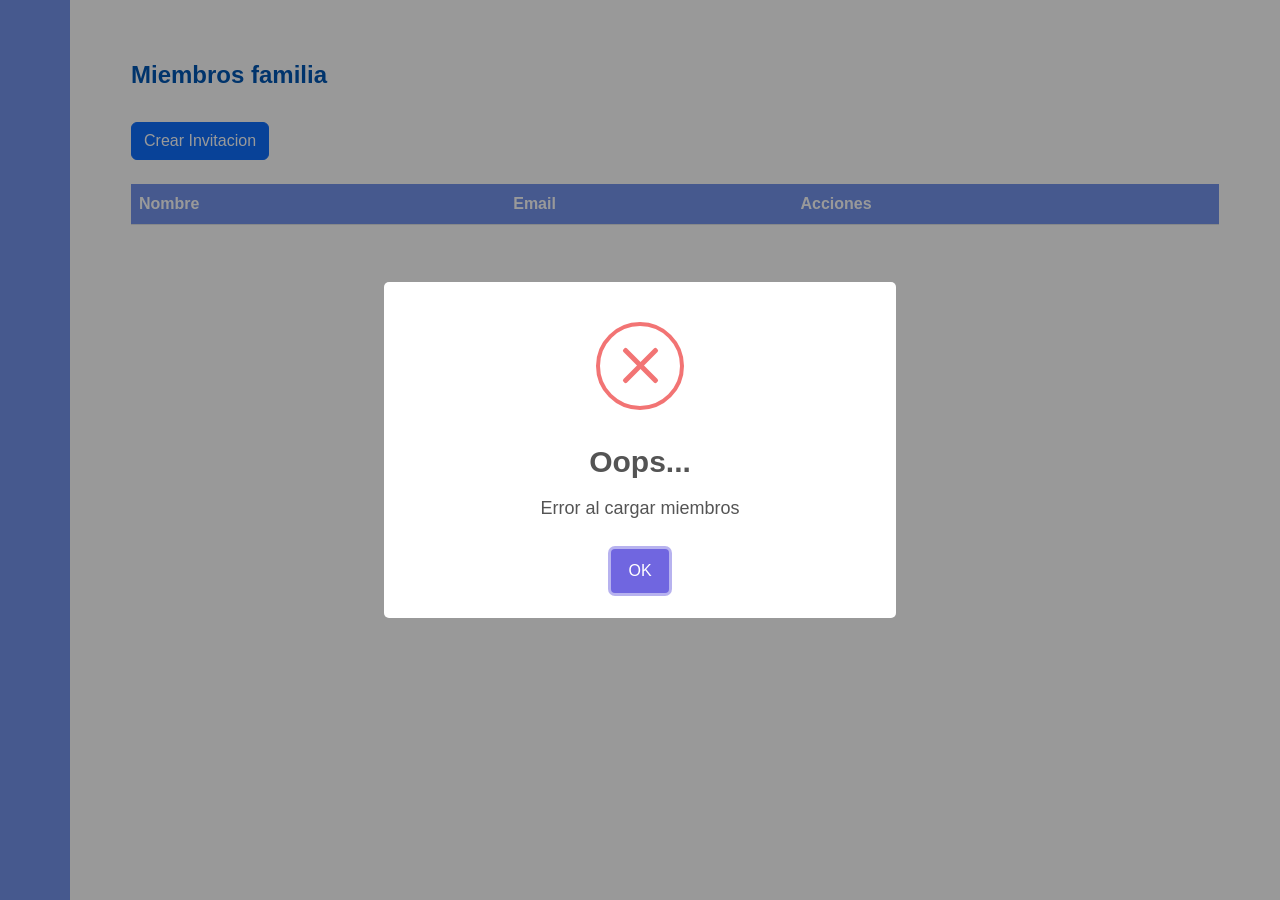
<file: views/gestionar_familias.html>
<!DOCTYPE html>
<html lang="en">

<head>
    <meta charset="UTF-8">
    <meta name="viewport" content="width=device-width, initial-scale=1.0">
    <title>Gestionar Categorias</title>
    <link href="https://cdn.lineicons.com/5.0/lineicons.css" rel="stylesheet" />
    <link href="../css/bootstrap.min.css" rel="stylesheet">
    <link rel="stylesheet" href="../css/dashboard.css">
    <link rel="icon" href="../assets/logo.png" type="image/x-icon">
    <script src="../js/axios.min.js"></script>
</head>

<body>
    <div class="wrapper">
        <aside id="sidebar">
            <div class="d-flex">
                <button class="toggle-btn" type="button">
                    <i class="lni lni-key-1"></i>
                </button>
                <div class="sidebar-logo">
                    <a href="dashboard.html">Gestor Claves</a>
                </div>
            </div>
            <ul class="sidebar-nav">
                <li class="sidebar-item">
                    <a href="dashboard.html" class="sidebar-link">
                        <i class="lni lni-key-1"></i>
                        <span>Mis Claves</span>
                    </a>
                </li>
                <li class="sidebar-item">
                    <a href="#" class="sidebar-link collapsed has-dropdown" data-bs-toggle="collapse"
                        data-bs-target="#auth" aria-expanded="false" aria-controls="auth">
                        <i class="lni lni-user-multiple-4"></i>
                        <span>Familia</span>
                    </a>
                    <ul id="auth" class="sidebar-dropdown list-unstyled collapse" data-bs-parent="#sidebar">
                        <li class="sidebar-item">
                            <a href="crear_familia.html" class="sidebar-link">Crear una familia</a>
                        </li>
                        <li class="sidebar-item">
                            <a href="compartidas.html" class="sidebar-link">Contraseñas compartidas</a>
                        </li>
                        <li class="sidebar-item">
                            <a href="gestionar_familias.html" class="sidebar-link">Gestionar familia</a>
                        </li>
                    </ul>
                </li>
                <li class="sidebar-item">
                    <a href="gestionar_usuarios.html" class="sidebar-link">
                        <i class="lni lni-target-user"></i>
                        <span>Gestionar Usuarios</span>
                    </a>
                </li>
                <li class="sidebar-item">
                    <a href="gestionar_categorias.html" class="sidebar-link">
                        <i class="lni lni-dashboard-square-1"></i>
                        <span>Gestionar Categorias</span>
                    </a>
                </li>
                <li class="sidebar-item">
                    <a href="gestionar_familias.html" class="sidebar-link">
                        <i class="lni lni-hierarchy-1"></i>
                        <span>Gestionar Familias</span>
                    </a>
                </li>
                <li class="sidebar-item">
                    <a href="cuenta.html" class="sidebar-link">
                        <i class="lni lni-user-4"></i>
                        <span>Cuenta</span>
                    </a>
                </li>
            </ul>
            <div class="sidebar-footer">
                <a href="#" id="logout" class="sidebar-link">
                    <i class="lni lni-exit"></i>
                    <span>Cerrar Sesión</span>
                </a>
            </div>
        </aside>

        <!-- Reemplaza el contenido dentro de <div class="main p-3"> en crear_familia.html -->
        <div class="main p-3">
            <div class="text-justify">
                <h1>Miembros familia</h1>
                <br>
                <button class="btn btn-primary" id="crear-invitacion">Crear Invitacion</button>
                <br>
                <br>
                <table class="table">
                    <thead>
                        <tr>
                            <th scope="col">Nombre</th>
                            <th scope="col">Email</th>
                            <th scope="col">Acciones</th>
                        </tr>
                    </thead>
                    <tbody id="tbody">
                    </tbody>
                </table>
            </div>
        </div>
    </div>
    <script src="../js/jquery.min.js"></script>
    <script src="../js/sidebar.js"></script>
    <script src="../js/bootstrap.min.js"></script>
    <script src="../js/sweetalert2.min.js"></script>
    <script src="../js/gestionar_familias.js"></script>
</body>

</html>
</file>
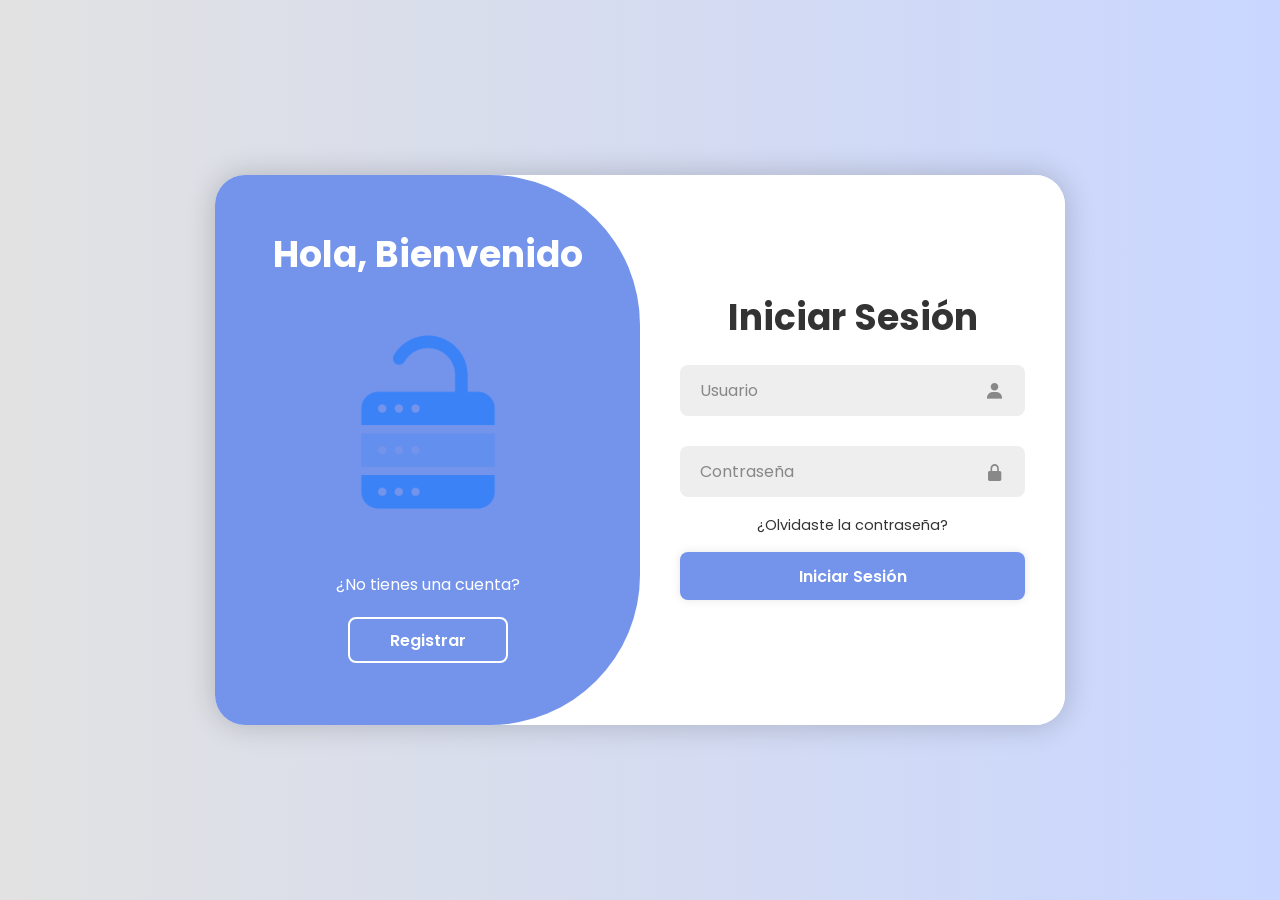
<file: views/gestionar_usuarios.html>
<!DOCTYPE html>
<html lang="en">

<head>
    <meta charset="UTF-8">
    <meta name="viewport" content="width=device-width, initial-scale=1.0">
    <title>Gestionar Usuarios</title>
    <link href="https://cdn.lineicons.com/5.0/lineicons.css" rel="stylesheet" />
    <link href="../css/bootstrap.min.css" rel="stylesheet">
    <link rel="stylesheet" href="../css/dashboard.css">
    <link rel="icon" href="../assets/logo.png" type="image/x-icon">
    <script src="../js/axios.min.js"></script>
</head>
<!-- Modal para editar usuarios -->
<div class="modal fade" id="modalEditarUsuarios" tabindex="-1" aria-labelledby="modalEditarUsuariosLabel"
    aria-hidden="true">
    <div class="modal-dialog modal-dialog-centered">
        <div class="modal-content">
            <div class="modal-header">
                <h5 class="modal-title" id="modalEditarUsuariosLabel">Editar Clave</h5>
                <button type="button" class="btn-close" data-bs-dismiss="modal" aria-label="Cerrar"></button>
            </div>
            <div class="modal-body">
                <form id="formEditarUsuarios">
                    <input type="hidden" id="editar-id-usuario">
                    <div class="mb-3">
                        <label for="editar-nombre-usuario" class="form-label">Nombre</label>
                        <input type="text" class="form-control" id="editar-nombre-usuario" required>
                    </div>
                    <div class="mb-3">
                        <label for="editar-email-usuario" class="form-label">Email</label>
                        <input type="text" class="form-control" id="editar-email-usuario" required>
                    </div>
                    <div class="mb-3">
                        <label for="editar-clave-usuario" class="form-label">Clave</label>
                        <input type="text" class="form-control" id="editar-clave-usuario"></input>
                    </div>
                    <div class="mb-3">
                        <label for="editar-rol-usuario" class="form-label">Rol</label>
                        <input type="text" class="form-control" id="editar-rol-usuario" required>
                    </div>
                    <div class="mb-3">
                        <label for="editar-familia-usuario" class="form-label">Familia</label>
                        <input type="text" class="form-control" id="editar-familia-usuario" required>
                    </div>
                    <div class="d-flex justify-content-between">
                        <button type="button" class="btn btn-danger" id="btnEliminarUsuario">Eliminar Usuario</button>
                        <button type="submit" class="btn btn-primary">Guardar Cambios</button>
                    </div>
                </form>
            </div>
        </div>
    </div>
</div>

<body>
    <div class="wrapper">
        <aside id="sidebar">
            <div class="d-flex">
                <button class="toggle-btn" type="button">
                    <i class="lni lni-key-1"></i>
                </button>
                <div class="sidebar-logo">
                    <a href="dashboard.html">Gestor Claves</a>
                </div>
            </div>
            <ul class="sidebar-nav">
                <li class="sidebar-item">
                    <a href="dashboard.html" class="sidebar-link">
                        <i class="lni lni-key-1"></i>
                        <span>Mis Claves</span>
                    </a>
                </li>
                <li class="sidebar-item">
                    <a href="#" class="sidebar-link collapsed has-dropdown" data-bs-toggle="collapse"
                        data-bs-target="#auth" aria-expanded="false" aria-controls="auth">
                        <i class="lni lni-user-multiple-4"></i>
                        <span>Familia</span>
                    </a>
                    <ul id="auth" class="sidebar-dropdown list-unstyled collapse" data-bs-parent="#sidebar">
                        <li class="sidebar-item">
                            <a href="crear_familia" class="sidebar-link">Crear una familia</a>
                        </li>
                        <li class="sidebar-item">
                            <a href="compartidas.html" class="sidebar-link">Contraseñas compartidas</a>
                        </li>
                        <li class="sidebar-item">
                            <a href="gestionar_familia.html" class="sidebar-link">Gestionar familia</a>
                        </li>
                    </ul>
                </li>
                <li class="sidebar-item">
                    <a href="gestionar_usuarios.html" class="sidebar-link">
                        <i class="lni lni-target-user"></i>
                        <span>Gestionar Usuarios</span>
                    </a>
                </li>
                <li class="sidebar-item">
                    <a href="gestionar_categorias.html" class="sidebar-link">
                        <i class="lni lni-dashboard-square-1"></i>
                        <span>Gestionar Categorias</span>
                    </a>
                </li>
                <li class="sidebar-item">
                    <a href="gestionar_familias.html" class="sidebar-link">
                        <i class="lni lni-hierarchy-1"></i>
                        <span>Gestionar Familias</span>
                    </a>
                </li>
                <li class="sidebar-item">
                    <a href="cuenta.html" class="sidebar-link">
                        <i class="lni lni-user-4"></i>
                        <span>Cuenta</span>
                    </a>
                </li>
            </ul>
            <div class="sidebar-footer">
                <a href="#" id="logout" class="sidebar-link">
                    <i class="lni lni-exit"></i>
                    <span>Cerrar Sesión</span>
                </a>
            </div>
        </aside>
        <div class="main p-3">
            <div class="text-justify">
                <h1>
                    Usuarios Del Sistema
                </h1>
                <h5 id="bienvenida">Gestión de Usuarios - Administrador: </h5>
                <br>
            </div>
            <div class="input-group mb-3">
                <input type="text" id="buscador" class="form-control" placeholder="Buscar usuario"
                    aria-label="Buscar Clave" aria-describedby="button-addon2">
            </div>
            <div class="table-responsive">
                <table class="table">
                    <thead>
                        <tr>
                            <th scope="col">#</th>
                            <th scope="col">Nombre</th>
                            <th scope="col">Correo</th>
                            <th scope="col">Clave</th>
                            <th scope="col">Rol</th>
                            <th scope="col">Familia</th>
                            <th scope="col"></th>
                        </tr>
                    </thead>
                    <tbody class="table-group-divider">

                    </tbody>
                </table>
            </div>
        </div>
    </div>
    <script src="../js/jquery.min.js"></script>
    <script src="../js/sidebar.js"></script>
    <script src="../js/bootstrap.min.js"></script>
    <script src="../js/gestionar_usuarios.js"></script>
</body>

</html>
</file>
<file: css/login.css>
@import url('https://fonts.googleapis.com/css2?family=Poppins:wght@100;200;300;400;500;600;700;800;900&display=swap');

*{
    margin: 0;
    padding: 0;
    box-sizing: border-box;
    font-family: 'Poppins', sans-serif;
}

body{
    display:flex;
    justify-content: center;
    align-items: center;
    min-height: 100vh;
    background: linear-gradient(90deg, #e2e2e2, #c9d6ff);
}

.container{
    position: relative;
    width: 850px;
    height: 550px;
    background: #fff;
    border-radius: 30px;
    box-shadow: 0 0 30px rgba(0, 0, 0, .2);
    overflow: hidden;
}
.form-box{
    position: absolute;
    right: 0;
    width: 50%;
    height: 100%;
    background: #fff;
    display: flex;
    align-items: center;
    color:#333;
    text-align: center;
    padding: 40px;
    z-index: 1;
    transition: .6s ease-in-out 1.2s, visibility 0s 1s;
}

.container.active .form-box{
    right: 50%;
}

.form-box.register{
    visibility: hidden;
}

.container.active .form-box.register{
    visibility: visible;
}

form{
    width: 100%;
}

.container h1 {
    font-size: 36px;
    margin: -10px 0;
}

.input-box{
    position:relative;
    margin: 30px 0;
}

.input-box input {
    width: 100%;
    padding: 13px 50px 13px 20px;
    background: #eee;
    border-radius: 8px;
    border: none;
    outline: none;
    font-size: 16px;
    color: #333;
    font-weight: 500;
}

.input-box input::placeholder{
    color: #888;
    font-weight: 400;
}

.input-box i {
    position: absolute;
    right: 20px;
    top: 50%;
    transform: translateY(-50%);
    font-size: 20px;
    color: #888;
}

.forgot-link{
    margin: -15px 0 15px;
}

.forgot-link a{
    font-size: 14.5px;
    color: #333;
    text-decoration: none;
}

.btn {
    width: 100%;
    height: 48px;
    background: #7494ec;
    border-radius: 8px;
    box-shadow: 0 0 10px rgba(0, 0, 0, .1);
    border: none;
    cursor: pointer;
    font-size: 16px;
    color: #fff;
    font-weight: 600;
}

.toggle-box{
    position: absolute;
    height: 100%;
    width: 100%;
}

.toggle-box::before{
    content: '';
    position: absolute;
    left: -250%;
    width: 300%;
    height: 100%;
    background: #7494ec;
    border-radius: 150px;
    z-index: 2;
    transition: 1.8s ease-in-out;
}

.container.active .toggle-box::before{
    left:50%;

}

.toggle-panel{
    position: absolute;
    width: 50%;
    height: 100%;
    color: #fff;
    display: flex ;
    flex-direction: column;
    justify-content: center;
    align-items: center;
    z-index: 2;
    transition: .6s ease-in-out;
}

.toggle-panel.toggle-left{
    left:0;
    transition-delay: 1.2s;
}

.container.active .toggle-panel.toggle-left{
    left: -50%;
    transition-delay: .6s;
}

.toggle-panel.toggle-right{
    right: -50%;
    transition-delay: .6s;
}

.container.active .toggle-panel.toggle-right{
    right:0;
    transition-delay: 1.2s;
}

.toggle-panel p{
    margin-bottom: 20px;
}

.toggle-panel img{
    width: 200px;
    margin: 50px;
}

.toggle-panel .btn{
    width: 160px;
    height: 46px;
    background: transparent;
    border: 2px solid #fff;
    box-shadow: none;
}

@media screen and (max-width: 650px){
    .container{
        height: calc(100vh - 40px);
    }
    
    .toggle-panel img{
        display: none;
    }

    .form-box{
        bottom: 0;
        width: 100%;
        height: 70%;
    }

    .container.active .form-box{
        right: 0;
        bottom: 30%;
    }

    .toggle-box::before{
        left: 0;
        top: -270%;
        width: 100%;
        height: 300%;
        border-radius: 20vw;
    }

    .container.active .toggle-box::before{
        top:70%;
        left: 0;
    }

    .toggle-panel{
        width: 100%;
        height: 30%;
    }

    .toggle-panel.toggle-left{
        top:0;
    }

    .container.active .toggle-panel.toggle-left{
        left: 0;
        top:-30%
    }
    
    .toggle-panel.toggle-right{
        right: 0;
        bottom: -30%;
    }

    .container.active .toggle-panel.toggle-right{
        bottom: 0;
    }
}

@media screen and (max-width: 400px){
    .form-box{
        padding: 20px;
    }
    .toggle-panel h1{
        font-size: 30px;
    }
    .toggle-panel img{
        display: none;
    }
}
</file>
<file: css/dashboard.css>
::after,
::before {
    box-sizing: border-box;
    margin: 0;
    padding: 0;
}

a {
    text-decoration: none;
}

li {
    list-style: none;
}

h1 {
    font-weight: 600;
    font-size: 1.5rem;
}

body {
    font-family: 'Poppins', sans-serif;
    color: #0056b3;
}

.wrapper {
    display: flex;
}

.main {
    height:90vh;
    width: 100%;
    overflow: hidden;
    transition: all 0.35s ease-in-out;
    background-color: white;
    margin: 5vh;
}

#sidebar {
    width: 70px;
    min-width: 70px;
    z-index: 1000;
    transition: all .25s ease-in-out;
    background-color: #7494ec;
    display: flex;
    flex-direction: column;
}

#sidebar.expand {
    width: 260px;
    min-width: 260px;
}

.toggle-btn {
    background-color: transparent;
    cursor: pointer;
    border: 0;
    padding: 1rem 1.5rem;
}

.toggle-btn i {
    font-size: 1.5rem;
    color: #FFF;
}

.sidebar-logo {
    margin: auto 0;
}

.sidebar-logo a {
    color: #FFF;
    font-size: 1.15rem;
    font-weight: 600;
}

#sidebar:not(.expand) .sidebar-logo,
#sidebar:not(.expand) a.sidebar-link span {
    display: none;
}

.sidebar-nav {
    padding: 2rem 0;
    flex: 1 1 auto;
}

a.sidebar-link {
    padding: .625rem 1.625rem;
    color: #FFF;
    display: block;
    font-size: 0.9rem;
    white-space: nowrap;
    border-left: 3px solid transparent;
}

.sidebar-link i {
    font-size: 1.1rem;
    margin-right: .75rem;
}

a.sidebar-link:hover {
    background-color: rgba(255, 255, 255, .075);
    border-left: 3px solid #3b7ddd;
}

.sidebar-item {
    position: relative;
}

#sidebar:not(.expand) .sidebar-item .sidebar-dropdown {
    position: absolute;
    top: 0;
    left: 70px;
    background-color: #0e2238;
    padding: 0;
    min-width: 15rem;
    display: none;
}

#sidebar:not(.expand) .sidebar-item:hover .has-dropdown+.sidebar-dropdown {
    display: block;
    max-height: 15em;
    width: 100%;
    opacity: 1;
}

#sidebar.expand .sidebar-link[data-bs-toggle="collapse"]::after {
    border: solid;
    border-width: 0 .075rem .075rem 0;
    content: "";
    display: inline-block;
    padding: 2px;
    position: absolute;
    right: 1.5rem;
    top: 1.4rem;
    transform: rotate(-135deg);
    transition: all .2s ease-out;
}

#sidebar.expand .sidebar-link[data-bs-toggle="collapse"].collapsed::after {
    transform: rotate(45deg);
    transition: all .2s ease-out;
}

.fab {
    position: fixed;
    bottom: 20px;
    right: 20px;
    width: 55px;
    height: 55px;
    background-color: #007bff; /* Azul de Bootstrap */
    color: white;
    border: none;
    border-radius: 50%;
    font-size: 24px;
    box-shadow: 2px 2px 10px rgba(0, 0, 0, 0.3);
    cursor: pointer;
    display: flex;
    align-items: center;
    justify-content: center;
    transition: background 0.3s, transform 0.2s;
}

.fab:hover {
    background-color: #0056b3;
    transform: scale(1.1);
}

.table-responsive{
    max-height: 58vh; 
    overflow-y: auto;
}


thead{
    position: sticky;
    top: 0;
    z-index: 1;
    background: #7494ec;
    color: #FFF;
}
tbody{
    color: #0056b3;
}
</file>
